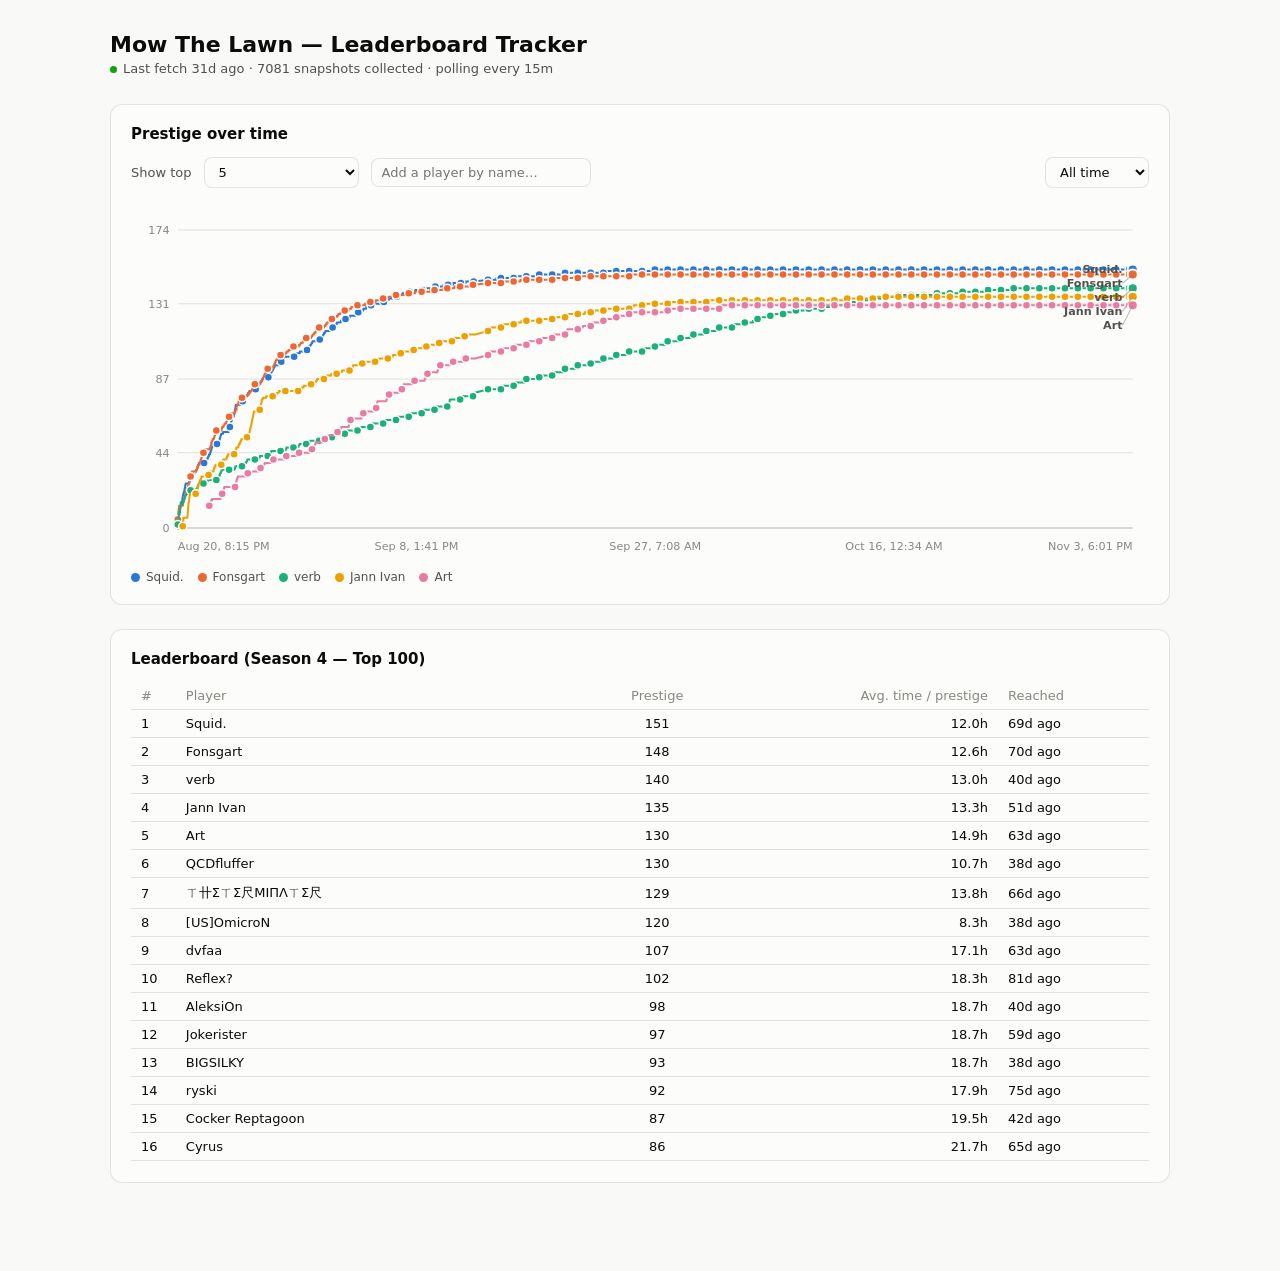
<file: docs/index.html>
<!doctype html>
<html lang="en">
<head>
  <meta charset="utf-8" />
  <meta name="viewport" content="width=device-width, initial-scale=1" />
  <title>Mow The Lawn — Leaderboard Tracker</title>
  <link rel="stylesheet" href="style.css" />
</head>
<body>
  <div class="page">
    <header>
      <h1>Mow The Lawn — Leaderboard Tracker</h1>
      <div class="status-line" id="status-line"><span class="dot"></span>Loading status…</div>
    </header>

    <section class="card">
      <h2>Prestige over time</h2>
      <div class="controls">
        <label for="top-n">Show top</label>
        <select id="top-n">
          <option value="3">3</option>
          <option value="5" selected>5</option>
          <option value="10">10</option>
          <option value="0">Custom selection</option>
        </select>
        <div id="player-suggestions">
          <input type="text" id="player-search" placeholder="Add a player by name…" autocomplete="off" />
          <div class="suggestion-list" id="suggestion-list"></div>
        </div>
        <select id="timeframe" class="controls-right">
          <option value="all" selected>All time</option>
          <option value="24h">24 hours</option>
          <option value="1w">1 week</option>
          <option value="1m">1 month</option>
          <option value="3m">3 months</option>
          <option value="6m">6 months</option>
          <option value="9m">9 months</option>
          <option value="1y">1 year</option>
        </select>
      </div>
      <div id="chip-row"></div>
      <div class="chart-wrap">
        <svg id="chart" viewBox="0 0 1000 340" preserveAspectRatio="none"></svg>
        <div class="tooltip" id="tooltip"></div>
      </div>
      <div class="legend" id="legend"></div>
      <div class="empty-state" id="chart-empty" style="display:none;">
        Not enough data yet — check back after the next hourly update.
      </div>
    </section>

    <section class="card">
      <h2>Leaderboard (Season 4 — Top 100)</h2>
      <div class="table-scroll">
        <table class="lb-table">
          <thead>
            <tr>
              <th class="rank">#</th>
              <th>Player</th>
              <th class="center">Prestige</th>
              <th class="num">Avg. time / prestige</th>
              <th>Reached</th>
            </tr>
          </thead>
          <tbody id="lb-body">
            <tr><td colspan="5" class="empty-state">Loading…</td></tr>
          </tbody>
        </table>
      </div>
    </section>
  </div>

  <script src="app.js"></script>
</body>
</html>
</file>
<file: docs/style.css>
:root {
  color-scheme: light;
  --surface-1:      #fcfcfb;
  --page:           #f9f9f7;
  --text-primary:   #0b0b0b;
  --text-secondary: #52514e;
  --text-muted:     #898781;
  --gridline:       #e1e0d9;
  --baseline:       #c3c2b7;
  --border:         rgba(11,11,11,0.10);

  --series-1: #2a78d6;
  --series-2: #eb6834;
  --series-3: #1baf7a;
  --series-4: #eda100;
  --series-5: #e87ba4;
  --series-6: #008300;
  --series-7: #4a3aa7;
  --series-8: #e34948;
}

@media (prefers-color-scheme: dark) {
  :root:where(:not([data-theme="light"])) {
    color-scheme: dark;
    --surface-1:      #1a1a19;
    --page:           #0d0d0d;
    --text-primary:   #ffffff;
    --text-secondary: #c3c2b7;
    --text-muted:     #898781;
    --gridline:       #2c2c2a;
    --baseline:       #383835;
    --border:         rgba(255,255,255,0.10);

    --series-1: #3987e5;
    --series-2: #d95926;
    --series-3: #199e70;
    --series-4: #c98500;
    --series-5: #d55181;
    --series-6: #008300;
    --series-7: #9085e9;
    --series-8: #e66767;
  }
}

:root[data-theme="dark"] {
  color-scheme: dark;
  --surface-1:      #1a1a19;
  --page:           #0d0d0d;
  --text-primary:   #ffffff;
  --text-secondary: #c3c2b7;
  --text-muted:     #898781;
  --gridline:       #2c2c2a;
  --baseline:       #383835;
  --border:         rgba(255,255,255,0.10);

  --series-1: #3987e5;
  --series-2: #d95926;
  --series-3: #199e70;
  --series-4: #c98500;
  --series-5: #d55181;
  --series-6: #008300;
  --series-7: #9085e9;
  --series-8: #e66767;
}

* { box-sizing: border-box; }

body {
  margin: 0;
  background: var(--page);
  color: var(--text-primary);
  font-family: system-ui, -apple-system, "Segoe UI", sans-serif;
}

.page {
  max-width: 1100px;
  margin: 0 auto;
  padding: 32px 20px 64px;
}

header h1 {
  font-size: 22px;
  margin: 0 0 4px;
}

.status-line-row {
  display: flex;
  align-items: center;
  gap: 8px;
  margin-bottom: 28px;
}
.status-line-row .status-line { margin-bottom: 0; }

.status-line {
  color: var(--text-secondary);
  font-size: 13px;
  margin-bottom: 28px;
}

.status-line .dot {
  display: inline-block;
  width: 7px;
  height: 7px;
  border-radius: 50%;
  background: #0ca30c;
  margin-right: 6px;
}
.status-line .dot.error { background: #d03b3b; }

.refresh-btn {
  display: inline-flex;
  align-items: center;
  justify-content: center;
  flex: none;
  width: 22px;
  height: 22px;
  padding: 0;
  border-radius: 6px;
  border: 1px solid var(--border);
  background: var(--surface-1);
  color: var(--text-secondary);
  font-size: 13px;
  line-height: 1;
  cursor: pointer;
}
.refresh-btn:hover:not(:disabled) {
  color: var(--text-primary);
  background: var(--gridline);
}
.refresh-btn:disabled {
  opacity: 0.5;
  cursor: default;
}
.refresh-btn.spinning {
  animation: refresh-spin 0.7s linear infinite;
}
@keyframes refresh-spin {
  from { transform: rotate(0deg); }
  to { transform: rotate(360deg); }
}

.card {
  background: var(--surface-1);
  border: 1px solid var(--border);
  border-radius: 12px;
  padding: 20px;
  margin-bottom: 24px;
}

.card h2 {
  font-size: 15px;
  margin: 0 0 14px;
  color: var(--text-primary);
}

.controls {
  display: flex;
  flex-wrap: wrap;
  gap: 12px;
  align-items: center;
  margin-bottom: 16px;
}

.controls label {
  font-size: 13px;
  color: var(--text-secondary);
}

.controls-right {
  margin-left: auto;
}

.controls select, .controls input[type="text"] {
  font: inherit;
  font-size: 13px;
  padding: 6px 10px;
  border-radius: 8px;
  border: 1px solid var(--border);
  background: var(--surface-1);
  color: var(--text-primary);
}

.controls input[type="text"] {
  width: 220px;
}

#player-suggestions {
  position: relative;
}

.suggestion-list {
  position: absolute;
  top: 100%;
  left: 0;
  right: 0;
  z-index: 5;
  background: var(--surface-1);
  border: 1px solid var(--border);
  border-radius: 8px;
  max-height: 220px;
  overflow-y: auto;
  margin-top: 4px;
  display: none;
}

.suggestion-list.open { display: block; }

.suggestion-list div {
  padding: 6px 10px;
  font-size: 13px;
  cursor: pointer;
}
.suggestion-list div:hover { background: var(--gridline); }

.chip {
  display: inline-flex;
  align-items: center;
  gap: 6px;
  font-size: 12px;
  padding: 4px 8px 4px 6px;
  border-radius: 999px;
  border: 1px solid var(--border);
  color: var(--text-secondary);
}
.chip .swatch {
  width: 8px;
  height: 8px;
  border-radius: 50%;
}
.chip button {
  border: none;
  background: none;
  color: var(--text-muted);
  cursor: pointer;
  font-size: 13px;
  line-height: 1;
  padding: 0;
}

#chip-row {
  display: flex;
  flex-wrap: wrap;
  gap: 6px;
  margin-bottom: 12px;
}

.chart-wrap {
  position: relative;
}

svg#chart {
  width: 100%;
  height: 340px;
  display: block;
  overflow: visible;
}

.axis-label, .end-label {
  font-size: 11px;
  fill: var(--text-muted);
}

.end-label.emph { fill: var(--text-secondary); font-weight: 600; }

.gridline { stroke: var(--gridline); stroke-width: 1; }
.baseline { stroke: var(--baseline); stroke-width: 1; }
.end-leader { stroke: var(--text-muted); stroke-width: 1; opacity: 0.6; }
.crosshair { stroke: var(--text-muted); stroke-width: 1; stroke-dasharray: 3 3; opacity: 0.7; pointer-events: none; }

.legend {
  display: flex;
  flex-wrap: wrap;
  gap: 14px;
  margin-top: 14px;
  font-size: 12px;
  color: var(--text-secondary);
}
.legend-item { display: flex; align-items: center; gap: 6px; }
.legend-swatch { width: 9px; height: 9px; border-radius: 50%; flex: none; }

.tooltip {
  position: absolute;
  pointer-events: none;
  background: var(--surface-1);
  border: 1px solid var(--border);
  border-radius: 8px;
  padding: 8px 10px;
  font-size: 12px;
  box-shadow: 0 4px 16px rgba(0,0,0,0.15);
  display: none;
  min-width: 140px;
  z-index: 10;
}
.tooltip .t-time { color: var(--text-muted); margin-bottom: 4px; }
.tooltip .t-row { display: flex; align-items: center; gap: 6px; justify-content: space-between; }
.tooltip .t-row .name { display: flex; align-items: center; gap: 6px; color: var(--text-secondary); }
.tooltip .t-row .val { color: var(--text-primary); font-variant-numeric: tabular-nums; font-weight: 600; }
.tooltip .t-dot { width: 7px; height: 7px; border-radius: 50%; flex: none; }

.empty-state {
  color: var(--text-muted);
  font-size: 13px;
  padding: 24px 0;
  text-align: center;
}

table.lb-table {
  width: 100%;
  border-collapse: collapse;
  font-size: 13px;
}
table.lb-table th {
  text-align: left;
  color: var(--text-muted);
  font-weight: 500;
  padding: 6px 10px;
  border-bottom: 1px solid var(--gridline);
}
table.lb-table td {
  padding: 6px 10px;
  border-bottom: 1px solid var(--gridline);
  font-variant-numeric: tabular-nums;
}
table.lb-table tr:last-child td { border-bottom: none; }
table.lb-table td.num, table.lb-table th.num { text-align: right; }
table.lb-table td.center, table.lb-table th.center { text-align: center; }
table.lb-table td.name { font-variant-numeric: normal; }
table.lb-table td.rank, table.lb-table th.rank { text-align: left; width: 32px; white-space: nowrap; }
table.lb-table tbody tr { transition: background-color 0.1s ease; }
table.lb-table tbody tr:hover { background: var(--gridline); }

.table-scroll {
  max-height: 480px;
  overflow-y: auto;
}
</file>
